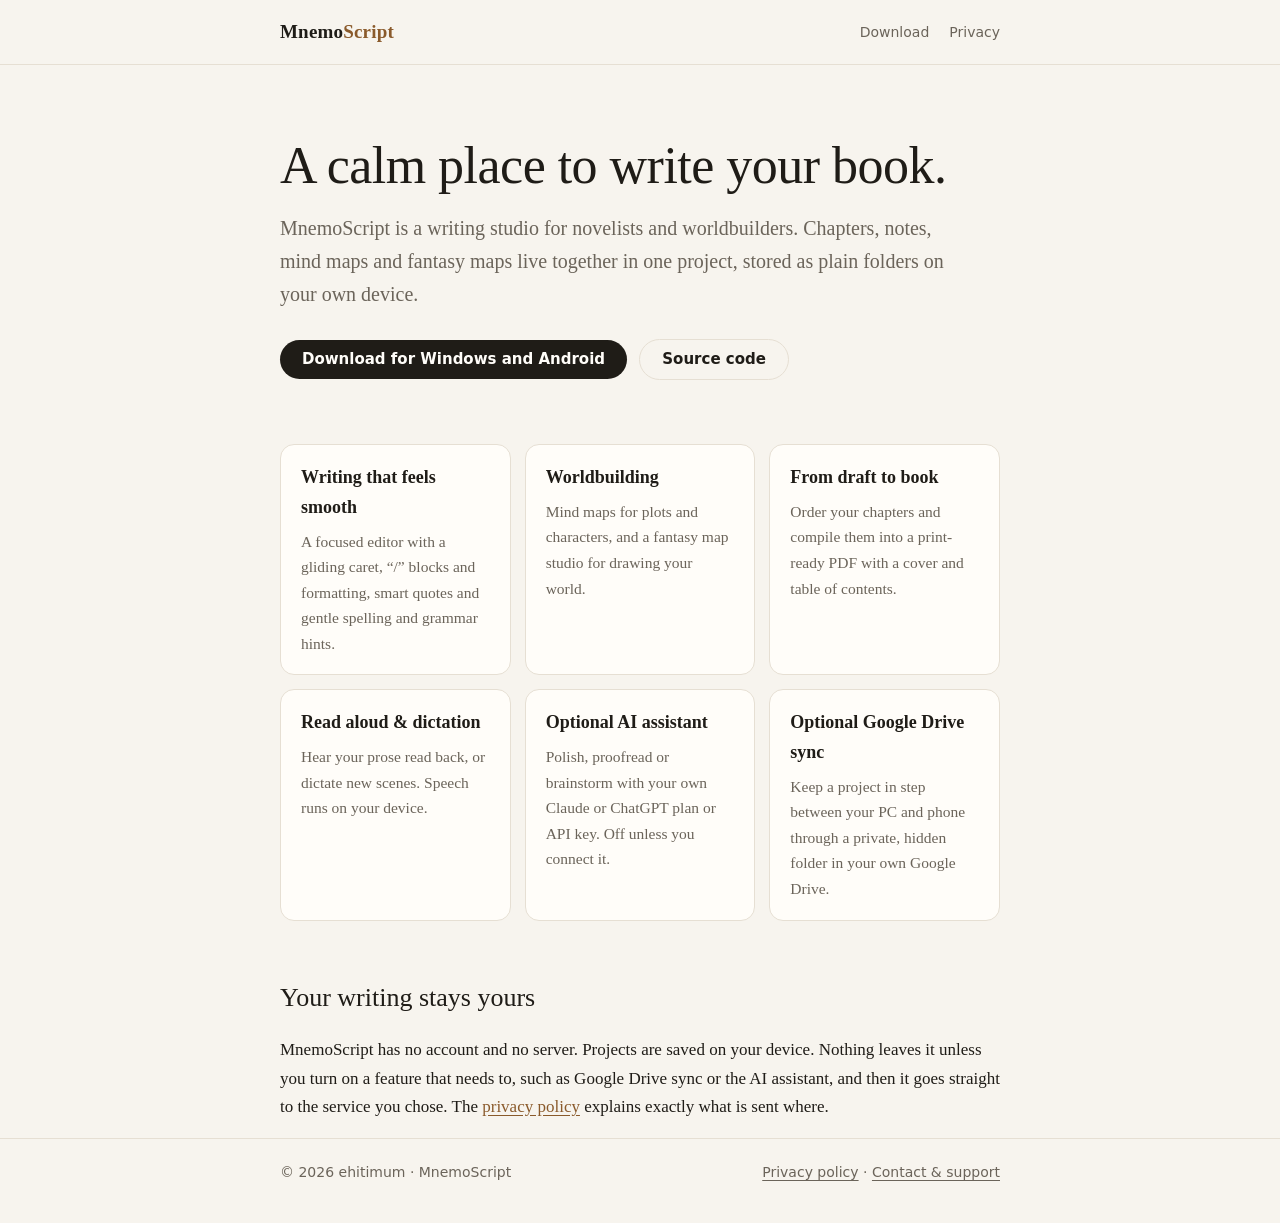
<file: index.html>
<!doctype html>
<html lang="en">
<head>
  <meta charset="utf-8">
  <meta name="viewport" content="width=device-width, initial-scale=1">
  <title>MnemoScript — a calm, local-first writing studio</title>
  <meta name="description" content="MnemoScript is a writing studio for novelists and worldbuilders: chapters, mind maps, fantasy maps and a book compiler, stored on your own device.">
  <link rel="stylesheet" href="style.css">
</head>
<body>
  <header class="top">
    <div class="wrap">
      <a class="brand" href="./">Mnemo<span>Script</span></a>
      <nav><a href="https://github.com/ehitimum/MnemoScript/releases/latest">Download</a><a href="privacy.html">Privacy</a></nav>
    </div>
  </header>

  <main class="wrap">
    <section class="hero">
      <h1>A calm place to write your book.</h1>
      <p>MnemoScript is a writing studio for novelists and worldbuilders. Chapters, notes, mind maps and fantasy maps live together in one project, stored as plain folders on your own device.</p>
      <a class="button" href="https://github.com/ehitimum/MnemoScript/releases/latest">Download for Windows and Android</a>
      <a class="button ghost" href="https://github.com/ehitimum/MnemoScript">Source code</a>
    </section>

    <div class="grid">
      <div class="card"><h3>Writing that feels smooth</h3><p>A focused editor with a gliding caret, “/” blocks and formatting, smart quotes and gentle spelling and grammar hints.</p></div>
      <div class="card"><h3>Worldbuilding</h3><p>Mind maps for plots and characters, and a fantasy map studio for drawing your world.</p></div>
      <div class="card"><h3>From draft to book</h3><p>Order your chapters and compile them into a print-ready PDF with a cover and table of contents.</p></div>
      <div class="card"><h3>Read aloud &amp; dictation</h3><p>Hear your prose read back, or dictate new scenes. Speech runs on your device.</p></div>
      <div class="card"><h3>Optional AI assistant</h3><p>Polish, proofread or brainstorm with your own Claude or ChatGPT plan or API key. Off unless you connect it.</p></div>
      <div class="card"><h3>Optional Google Drive sync</h3><p>Keep a project in step between your PC and phone through a private, hidden folder in your own Google Drive.</p></div>
    </div>

    <section>
      <h2>Your writing stays yours</h2>
      <p>MnemoScript has no account and no server. Projects are saved on your device. Nothing leaves it unless you turn on a feature that needs to, such as Google Drive sync or the AI assistant, and then it goes straight to the service you chose. The <a href="privacy.html">privacy policy</a> explains exactly what is sent where.</p>
    </section>
  </main>

  <footer>
    <div class="wrap">
      <span>© 2026 ehitimum · MnemoScript</span>
      <span><a href="privacy.html">Privacy policy</a> · <a href="https://github.com/ehitimum/MnemoScript/issues">Contact &amp; support</a></span>
    </div>
  </footer>
</body>
</html>
</file>
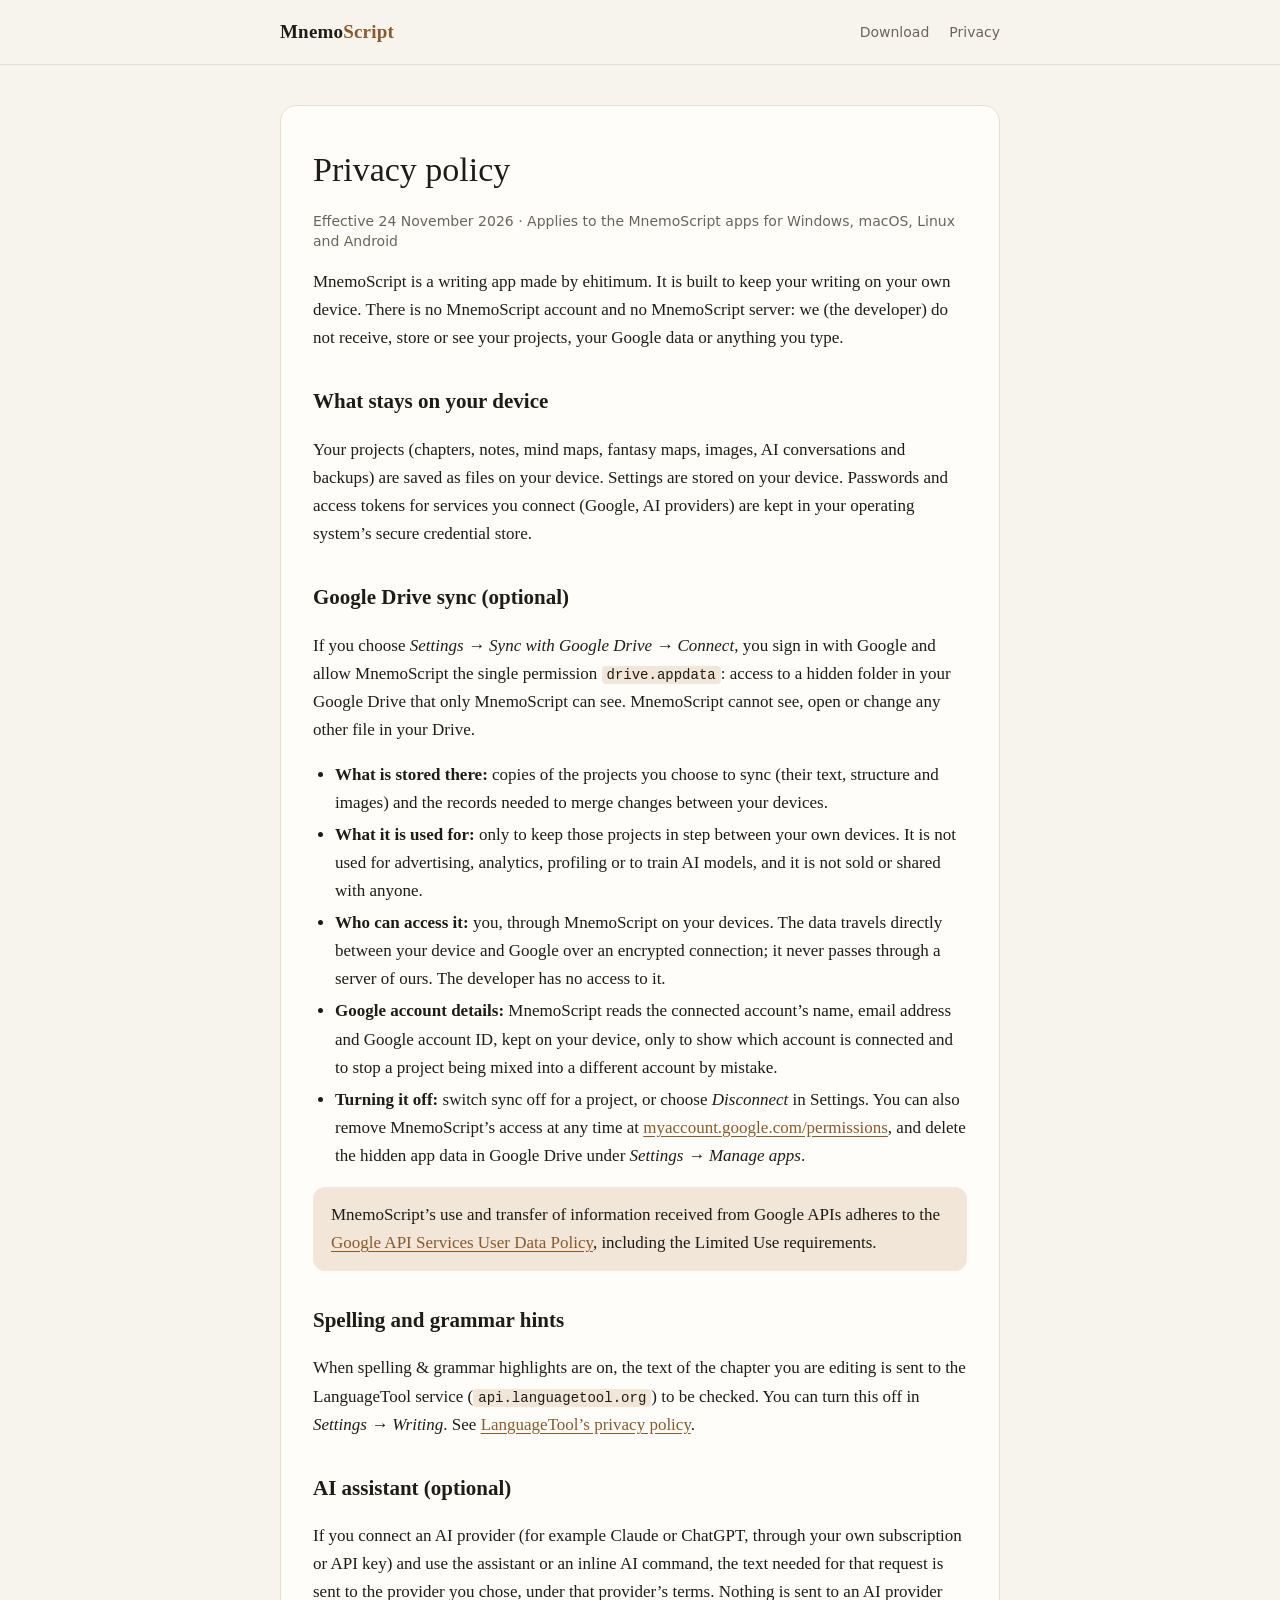
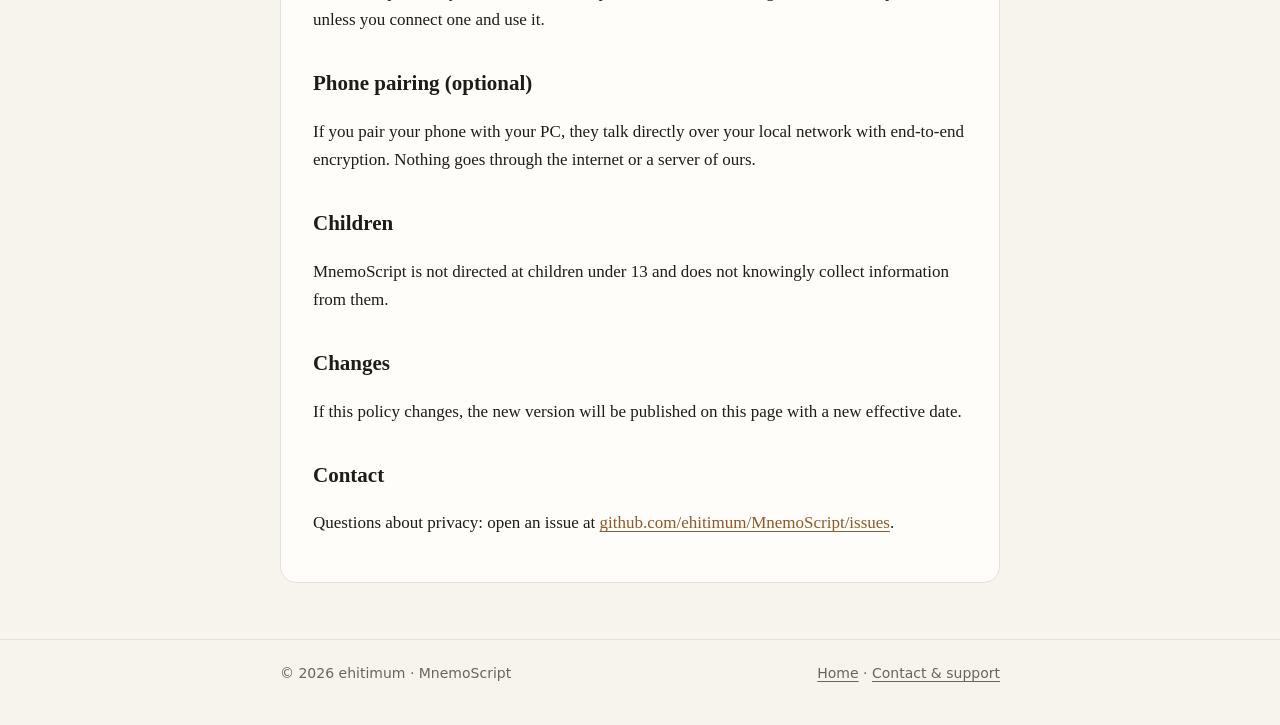
<file: privacy.html>
<!doctype html>
<html lang="en">
<head>
  <meta charset="utf-8">
  <meta name="viewport" content="width=device-width, initial-scale=1">
  <title>Privacy policy — MnemoScript</title>
  <meta name="description" content="How MnemoScript handles your writing and your Google data.">
  <link rel="stylesheet" href="style.css">
</head>
<body>
  <header class="top">
    <div class="wrap">
      <a class="brand" href="./">Mnemo<span>Script</span></a>
      <nav><a href="https://github.com/ehitimum/MnemoScript/releases/latest">Download</a><a href="privacy.html">Privacy</a></nav>
    </div>
  </header>

  <main class="wrap">
    <article class="doc">
      <h1>Privacy policy</h1>
      <p class="meta">Effective 24 November 2026 · Applies to the MnemoScript apps for Windows, macOS, Linux and Android</p>

      <p>MnemoScript is a writing app made by ehitimum. It is built to keep your writing on your own device. There is no MnemoScript account and no MnemoScript server: we (the developer) do not receive, store or see your projects, your Google data or anything you type.</p>

      <h2>What stays on your device</h2>
      <p>Your projects (chapters, notes, mind maps, fantasy maps, images, AI conversations and backups) are saved as files on your device. Settings are stored on your device. Passwords and access tokens for services you connect (Google, AI providers) are kept in your operating system’s secure credential store.</p>

      <h2>Google Drive sync (optional)</h2>
      <p>If you choose <em>Settings → Sync with Google Drive → Connect</em>, you sign in with Google and allow MnemoScript the single permission <code>drive.appdata</code>: access to a hidden folder in your Google Drive that only MnemoScript can see. MnemoScript cannot see, open or change any other file in your Drive.</p>
      <ul>
        <li><strong>What is stored there:</strong> copies of the projects you choose to sync (their text, structure and images) and the records needed to merge changes between your devices.</li>
        <li><strong>What it is used for:</strong> only to keep those projects in step between your own devices. It is not used for advertising, analytics, profiling or to train AI models, and it is not sold or shared with anyone.</li>
        <li><strong>Who can access it:</strong> you, through MnemoScript on your devices. The data travels directly between your device and Google over an encrypted connection; it never passes through a server of ours. The developer has no access to it.</li>
        <li><strong>Google account details:</strong> MnemoScript reads the connected account’s name, email address and Google account ID, kept on your device, only to show which account is connected and to stop a project being mixed into a different account by mistake.</li>
        <li><strong>Turning it off:</strong> switch sync off for a project, or choose <em>Disconnect</em> in Settings. You can also remove MnemoScript’s access at any time at <a href="https://myaccount.google.com/permissions">myaccount.google.com/permissions</a>, and delete the hidden app data in Google Drive under <em>Settings → Manage apps</em>.</li>
      </ul>
      <div class="note">MnemoScript’s use and transfer of information received from Google APIs adheres to the <a href="https://developers.google.com/terms/api-services-user-data-policy">Google API Services User Data Policy</a>, including the Limited Use requirements.</div>

      <h2>Spelling and grammar hints</h2>
      <p>When spelling &amp; grammar highlights are on, the text of the chapter you are editing is sent to the LanguageTool service (<code>api.languagetool.org</code>) to be checked. You can turn this off in <em>Settings → Writing</em>. See <a href="https://languagetool.org/legal/privacy">LanguageTool’s privacy policy</a>.</p>

      <h2>AI assistant (optional)</h2>
      <p>If you connect an AI provider (for example Claude or ChatGPT, through your own subscription or API key) and use the assistant or an inline AI command, the text needed for that request is sent to the provider you chose, under that provider’s terms. Nothing is sent to an AI provider unless you connect one and use it.</p>

      <h2>Phone pairing (optional)</h2>
      <p>If you pair your phone with your PC, they talk directly over your local network with end-to-end encryption. Nothing goes through the internet or a server of ours.</p>

      <h2>Children</h2>
      <p>MnemoScript is not directed at children under 13 and does not knowingly collect information from them.</p>

      <h2>Changes</h2>
      <p>If this policy changes, the new version will be published on this page with a new effective date.</p>

      <h2>Contact</h2>
      <p>Questions about privacy: open an issue at <a href="https://github.com/ehitimum/MnemoScript/issues">github.com/ehitimum/MnemoScript/issues</a>.</p>
    </article>
  </main>

  <footer>
    <div class="wrap">
      <span>© 2026 ehitimum · MnemoScript</span>
      <span><a href="./">Home</a> · <a href="https://github.com/ehitimum/MnemoScript/issues">Contact &amp; support</a></span>
    </div>
  </footer>
</body>
</html>
</file>
<file: style.css>
:root {
  --bg: #f7f4ee;
  --paper: #fffdf9;
  --ink: #1f1c17;
  --muted: #6b645a;
  --line: #e6dfd3;
  --accent: #8a5a2b;
  --accent-soft: #f1e6d8;
  color-scheme: light dark;
}
@media (prefers-color-scheme: dark) {
  :root {
    --bg: #15130f;
    --paper: #1c1a16;
    --ink: #ede7dc;
    --muted: #a39a8c;
    --line: #2f2b25;
    --accent: #d9a56b;
    --accent-soft: #2a2219;
  }
}
* { box-sizing: border-box; }
html { -webkit-text-size-adjust: 100%; }
body {
  margin: 0;
  background: var(--bg);
  color: var(--ink);
  font: 17px/1.65 "Iowan Old Style", "Palatino Linotype", Palatino, Georgia, serif;
}
a { color: var(--accent); text-underline-offset: 3px; }
.wrap { max-width: 760px; margin: 0 auto; padding: 0 20px; }
header.top { border-bottom: 1px solid var(--line); }
header.top .wrap { display: flex; align-items: center; justify-content: space-between; height: 64px; }
.brand { font-weight: 600; letter-spacing: 0.01em; color: var(--ink); text-decoration: none; font-size: 19px; }
.brand span { color: var(--accent); }
nav a { margin-left: 20px; font: 500 14px/1 system-ui, -apple-system, "Segoe UI", sans-serif; color: var(--muted); text-decoration: none; }
nav a:hover { color: var(--ink); }
.hero { padding: 72px 0 40px; }
.hero h1 { font-size: clamp(34px, 6vw, 52px); line-height: 1.1; margin: 0 0 18px; font-weight: 500; letter-spacing: -0.01em; }
.hero p { font-size: 20px; color: var(--muted); margin: 0 0 28px; max-width: 34em; }
.button {
  display: inline-block; padding: 12px 22px; border-radius: 999px; background: var(--ink); color: var(--paper);
  font: 600 15px/1 system-ui, -apple-system, "Segoe UI", sans-serif; text-decoration: none;
}
.button.ghost { background: transparent; color: var(--ink); border: 1px solid var(--line); margin-left: 8px; }
.grid { display: grid; grid-template-columns: repeat(auto-fit, minmax(220px, 1fr)); gap: 14px; margin: 24px 0 56px; }
.card { background: var(--paper); border: 1px solid var(--line); border-radius: 14px; padding: 18px 20px; }
.card h3 { margin: 0 0 6px; font-size: 18px; font-weight: 600; }
.card p { margin: 0; color: var(--muted); font-size: 15.5px; }
section h2 { font-size: 26px; font-weight: 500; margin: 48px 0 8px; }
.doc { background: var(--paper); border: 1px solid var(--line); border-radius: 16px; padding: 8px 32px 28px; margin: 40px 0 56px; }
.doc h1 { font-size: 34px; font-weight: 500; margin: 28px 0 4px; }
.doc .meta { color: var(--muted); font: 14px/1.4 system-ui, -apple-system, "Segoe UI", sans-serif; margin-bottom: 8px; }
.doc h2 { font-size: 21px; font-weight: 600; margin: 32px 0 6px; }
.doc ul { padding-left: 22px; }
.doc li { margin: 4px 0; }
.note { background: var(--accent-soft); border-radius: 12px; padding: 14px 18px; margin: 16px 0; }
code { font: 14px/1.4 ui-monospace, "Cascadia Code", Consolas, monospace; background: var(--accent-soft); padding: 1px 5px; border-radius: 4px; }
footer { border-top: 1px solid var(--line); color: var(--muted); font: 14px/1.6 system-ui, -apple-system, "Segoe UI", sans-serif; }
footer .wrap { padding: 22px 20px 40px; display: flex; flex-wrap: wrap; gap: 8px 20px; justify-content: space-between; }
footer a { color: var(--muted); }
@media (max-width: 520px) {
  .doc { padding: 4px 18px 22px; }
  nav a { margin-left: 14px; }
  .button.ghost { margin: 10px 0 0; }
}
</file>
